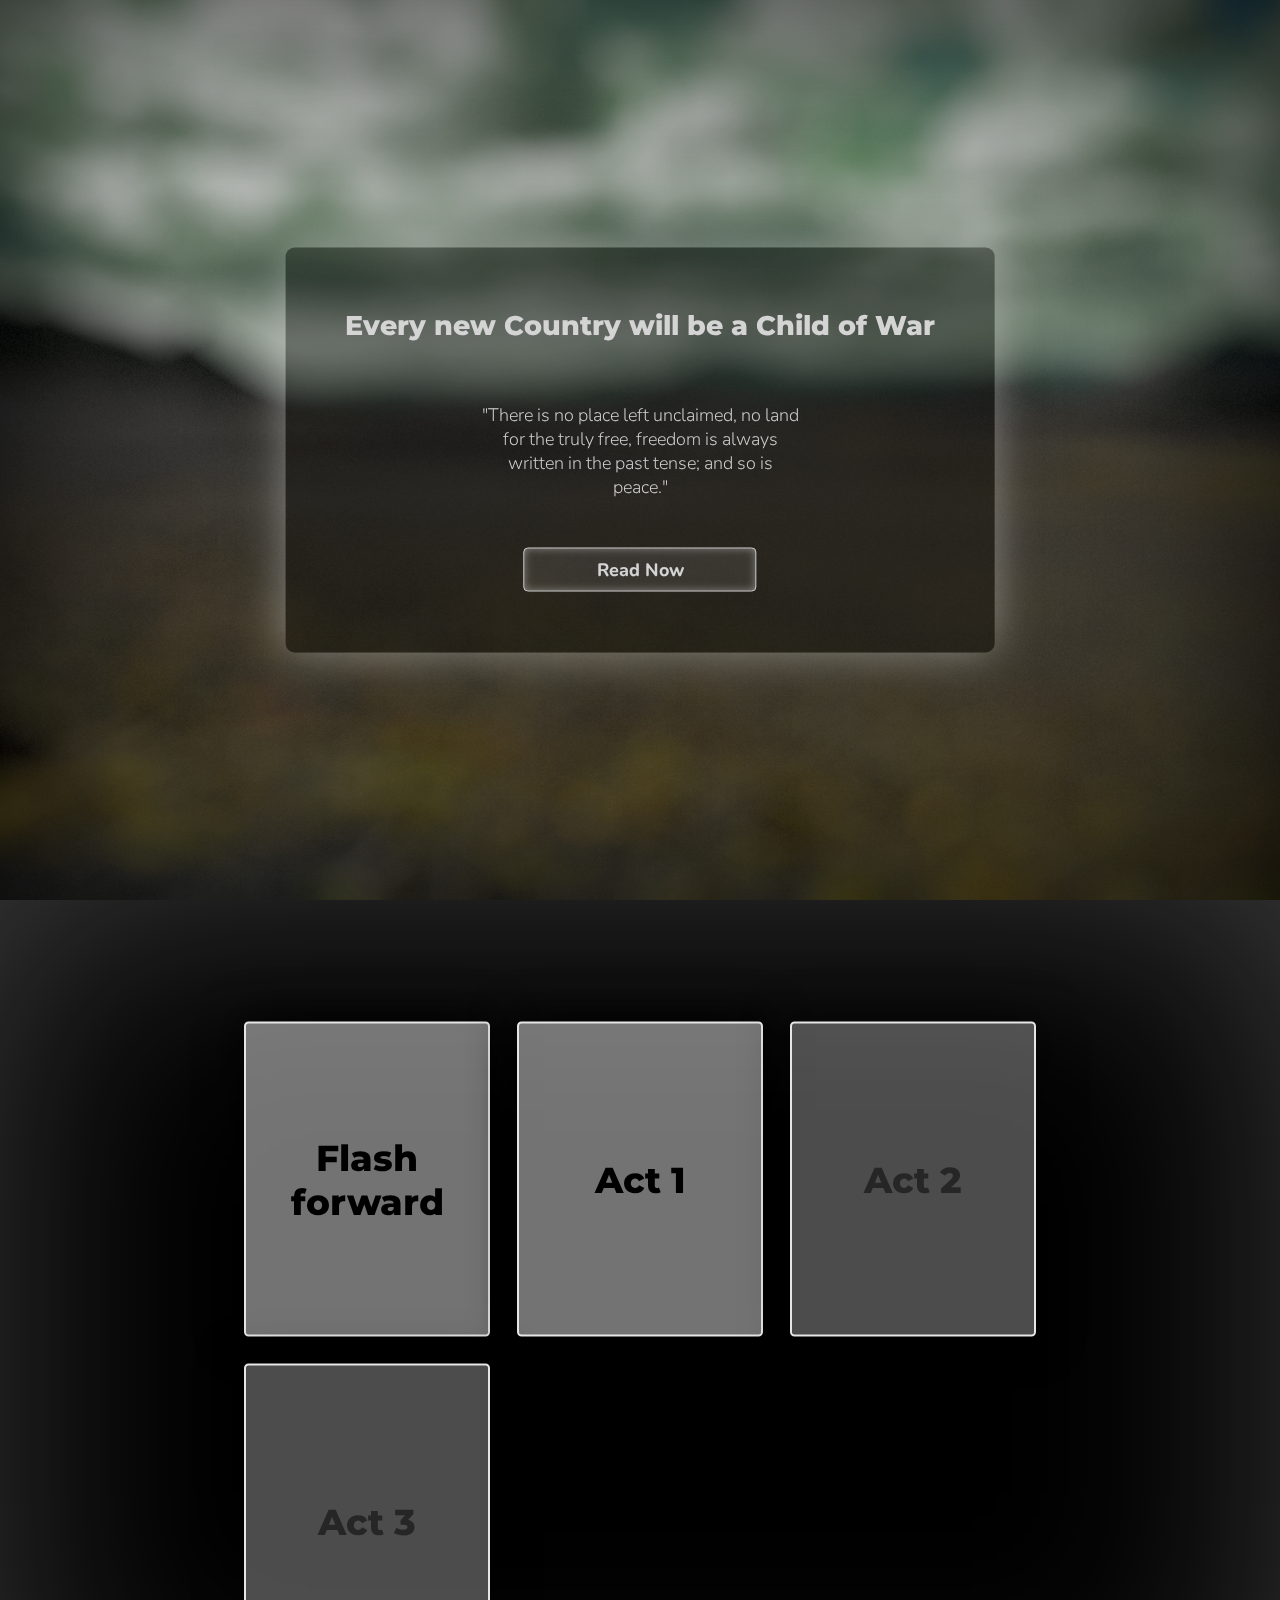
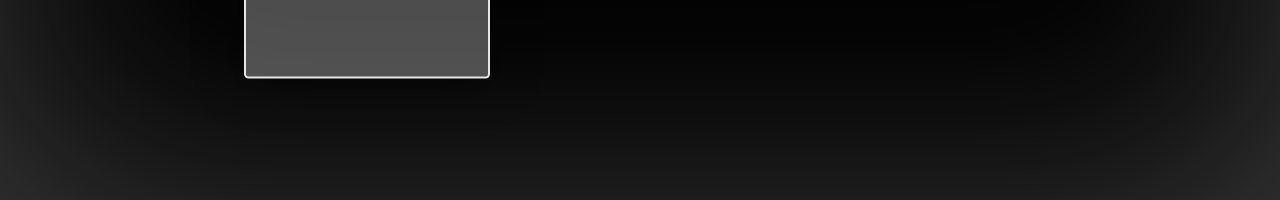
<file: works/hitchhiker/index.html>
<!DOCTYPE html>
<html lang="en">
<head>
    <meta charset="UTF-8">
    <meta name="viewport" content="width=device-width, initial-scale=1.0">
    <title>Every new Country will be a Child of War</title>
    <link rel="stylesheet" href="style.css">
    <link rel="preconnect" href="https://fonts.googleapis.com">
    <link rel="preconnect" href="https://fonts.gstatic.com" crossorigin>
    <link href="https://fonts.googleapis.com/css2?family=Montserrat:ital,wght@0,100..900;1,100..900&family=Nunito:ital,wght@0,200..1000;1,200..1000&display=swap" rel="stylesheet">
</head>
<body>
    <div id="landing">
        <div id="title-wrapper">
            <div id="title-container">
                <span class="titleText1">Every new Country will be a Child of War</span>
                <span class="titleText2">"There is no place left unclaimed, no land for the truly free, freedom is always written in the past tense; and so is peace."</span>
                <a href="#segment2" class="titleText3">Read Now</a>
            </div>
        </div>
    </div>
    <div id="segment2">
        <div id="selection-wrapper">
            <div class="card">
                <div class="cardTitle">
                    <a href="flashforward/" class="cardLink">
                        Flash
                        forward
                    </a>
                </div>
            </div>
            <div class="card">
                <div class="cardTitle">
                    <a href="act1/" class="cardLink">
                        Act 1
                    </a>
                </div>
            </div>
            <div class="cardComingsoon">
                <div class="cardTitle">
                    Act 2
                </div>
            </div>
            <div class="cardComingsoon">
                <div class="cardTitle">
                    Act 3
                </div>
            </div>
        </div>
    </div>
</body>
</html>
</file>
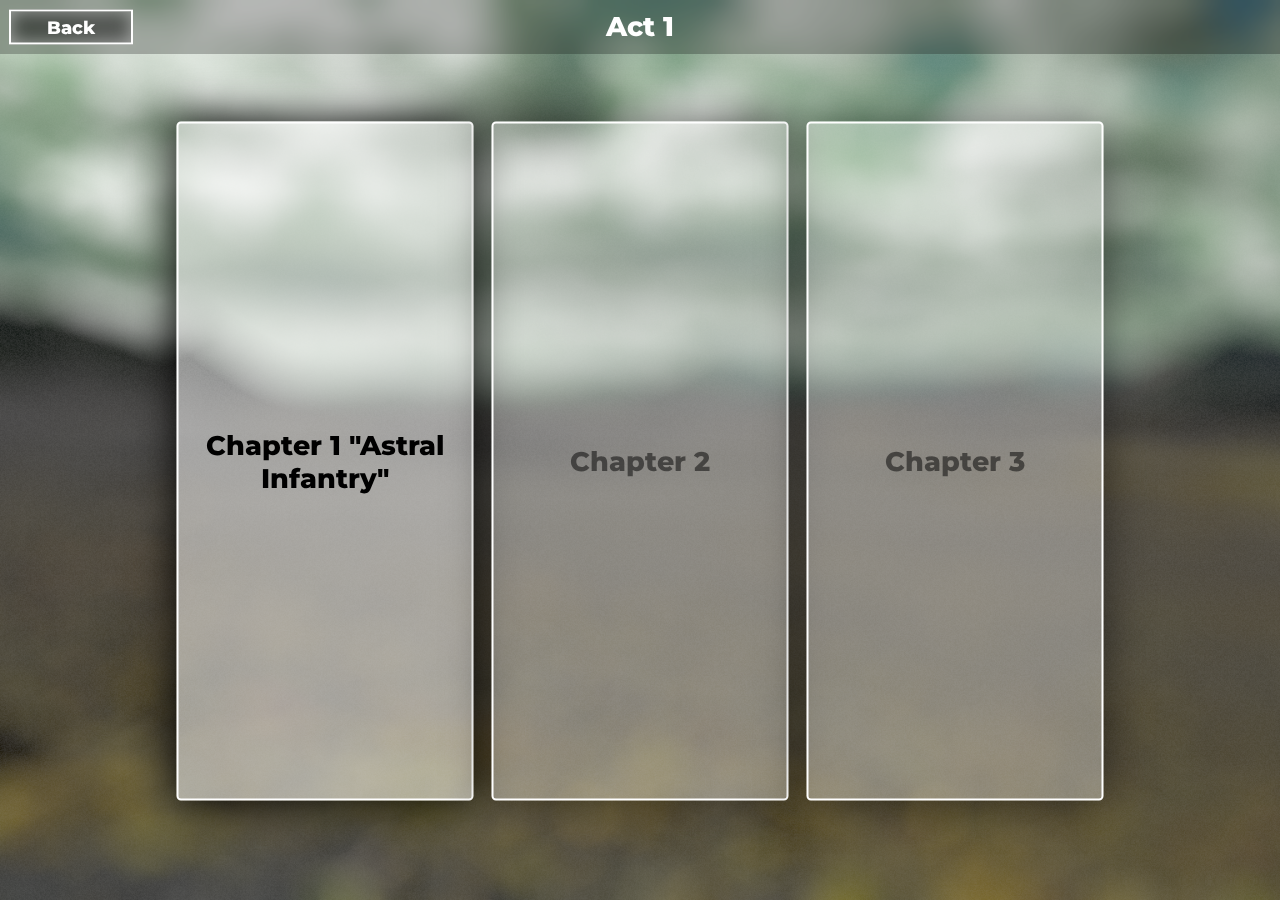
<file: works/hitchhiker/act1/index.html>
<!DOCTYPE html>
<html lang="en">
<head>
    <meta charset="UTF-8">
    <meta name="viewport" content="width=device-width, initial-scale=1.0">
    <title>Act 1</title>
    <link rel="stylesheet" href="/rsc/chapterselection.css">
    <link rel="preconnect" href="https://fonts.googleapis.com">
    <link rel="preconnect" href="https://fonts.gstatic.com" crossorigin>
    <link href="https://fonts.googleapis.com/css2?family=Montserrat:ital,wght@0,100..900;1,100..900&family=Nunito:ital,wght@0,200..1000;1,200..1000&display=swap" rel="stylesheet">
</head>
<body>
    <div id="navbarContainer">
        <a href="../index.html" id="navbarReturn">Back</a>
        <span>Act 1</span>
    </div>
    <div id="choiceGrid">
        <a href="chapter1/" class="choiceCard cardLink">
            <div class="choiceCardTitle">
                Chapter 1
                "Astral Infantry"
            </div>
        </a>
        <a class="choiceCardComingsoon cardLink">
            <div class="choiceCardTitle">
                Chapter 2
            </div>
        </a>
        <a class="choiceCardComingsoon cardLink">
            <div class="choiceCardTitle">
                Chapter 3
            </div>
        </a>
    </div>
</body>
</html>
</file>
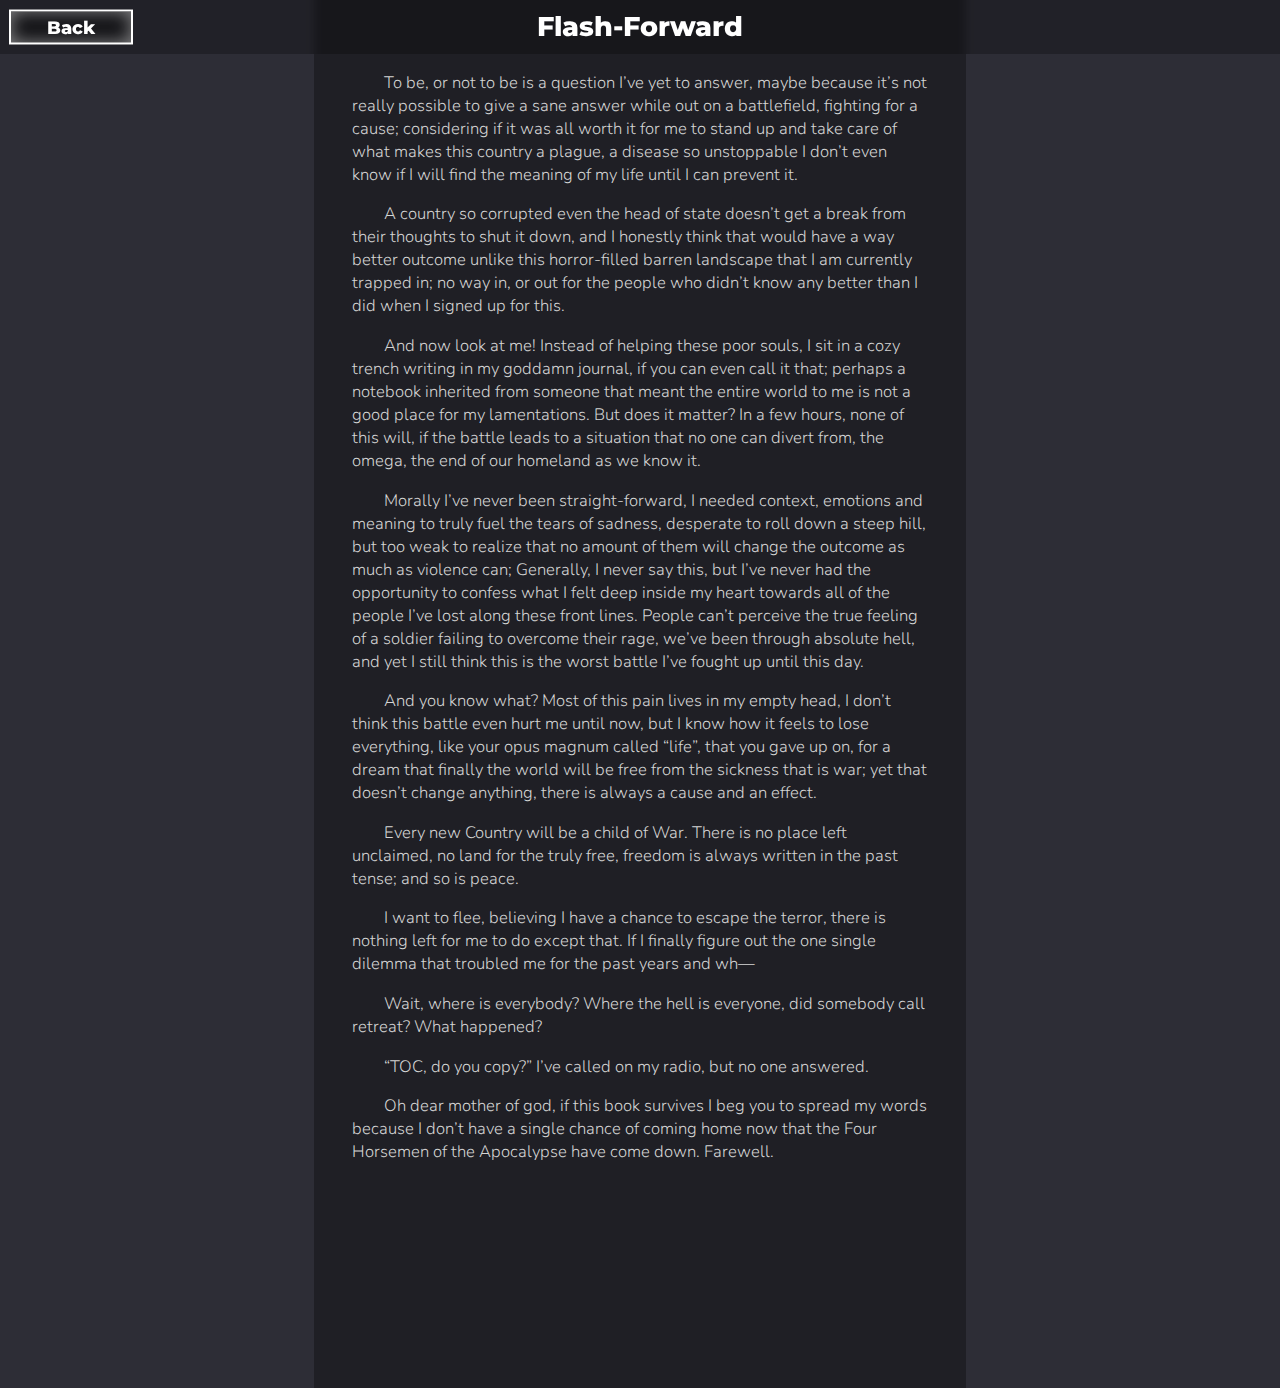
<file: works/hitchhiker/flashforward/index.html>
<!DOCTYPE html>
<html lang="en">
<head>
    <meta charset="UTF-8">
    <meta name="viewport" content="width=device-width, initial-scale=1.0">
    <title>Flash-forward</title>
    <link rel="stylesheet" href="/rsc/reader.css">
    <link rel="preconnect" href="https://fonts.googleapis.com">
    <link rel="preconnect" href="https://fonts.gstatic.com" crossorigin>
    <link href="https://fonts.googleapis.com/css2?family=Montserrat:ital,wght@0,100..900;1,100..900&family=Nunito:ital,wght@0,200..1000;1,200..1000&display=swap" rel="stylesheet">
</head>
<body>
    <div id="navbarContainer">
        <a href="../index.html" id="navbarReturn">Back</a>
        <span>Flash-Forward</span>
    </div>
    <div id="textBox">
        <p>&nbsp; &nbsp; &nbsp; &nbsp; To be, or not to be is a question I’ve yet to answer, maybe because it’s not really possible to give a sane answer while out on a battlefield, fighting for a cause; considering if it was all worth it for me to stand up and take care of what makes this country a plague, a disease so unstoppable I don’t even know if I will find the meaning of my life until I can prevent it.</p>
        <p>&nbsp; &nbsp; &nbsp; &nbsp; A country so corrupted even the head of state doesn’t get a break from their thoughts to shut it down, and I honestly think that would have a way better outcome unlike this horror-filled barren landscape that I am currently trapped in; no way in, or out for the people who didn’t know any better than I did when I signed up for this.</p>
        <p>&nbsp; &nbsp; &nbsp; &nbsp; And now look at me! Instead of helping these poor souls, I sit in a cozy trench writing in my goddamn journal, if you can even call it that; perhaps a notebook inherited from someone that meant the entire world to me is not a good place for my lamentations. But does it matter? In a few hours, none of this will, if the battle leads to a situation that no one can divert from, the omega, the end of our homeland as we know it.</p>
        <p>&nbsp; &nbsp; &nbsp; &nbsp; Morally I’ve never been straight-forward, I needed context, emotions and meaning to truly fuel the tears of sadness, desperate to roll down a steep hill, but too weak to realize that no amount of them will change the outcome as much as violence can; Generally, I never say this, but I’ve never had the opportunity to confess what I felt deep inside my heart towards all of the people I’ve lost along these front lines. People can’t perceive the true feeling of a soldier failing to overcome their rage, we’ve been through absolute hell, and yet I still think this is the worst battle I’ve fought up until this day.</p>
        <p>&nbsp; &nbsp; &nbsp; &nbsp; And you know what? Most of this pain lives in my empty head, I don’t think this battle even hurt me until now, but I know how it feels to lose everything, like your opus magnum called “life”, that you gave up on, for a dream that finally the world will be free from the sickness that is war; yet that doesn’t change anything, there is always a cause and an effect.</p>
        <p>&nbsp; &nbsp; &nbsp; &nbsp; Every new Country will be a child of War. There is no place left unclaimed, no land for the truly free, freedom is always written in the past tense; and so is peace.</p>
        <p>&nbsp; &nbsp; &nbsp; &nbsp; I want to flee, believing I have a chance to escape the terror, there is nothing left for me to do except that. If I finally figure out the one single dilemma that troubled me for the past years and wh—</p>
        <p>&nbsp; &nbsp; &nbsp; &nbsp; Wait, where is everybody? Where the hell is everyone, did somebody call retreat? What happened?</p>
        <p>&nbsp; &nbsp; &nbsp; &nbsp; “TOC, do you copy?” I’ve called on my radio, but no one answered.</p>
        <p>&nbsp; &nbsp; &nbsp; &nbsp; Oh dear mother of god, if this book survives I beg you to spread my words because I don’t have a single chance of coming home now that the Four Horsemen of the Apocalypse have come down. Farewell.</p>
    </div>
</body>
</html>
</file>
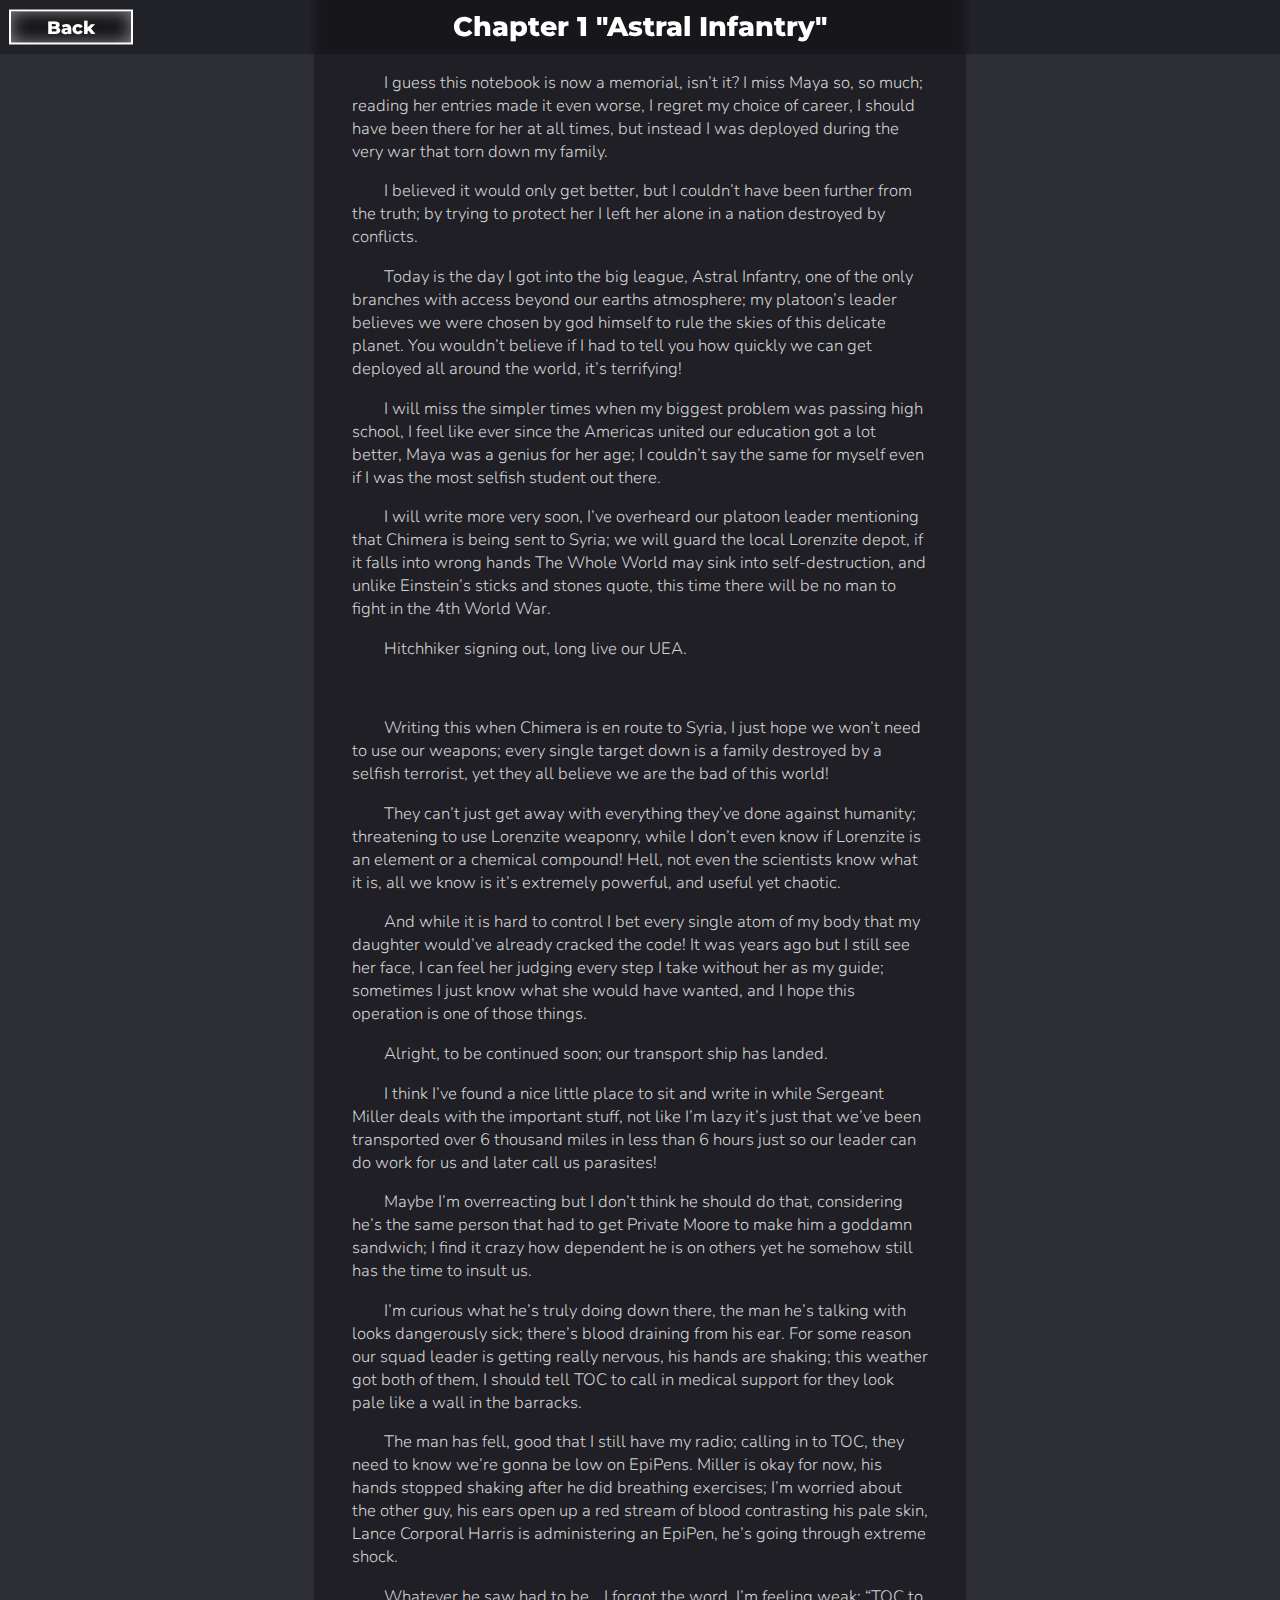
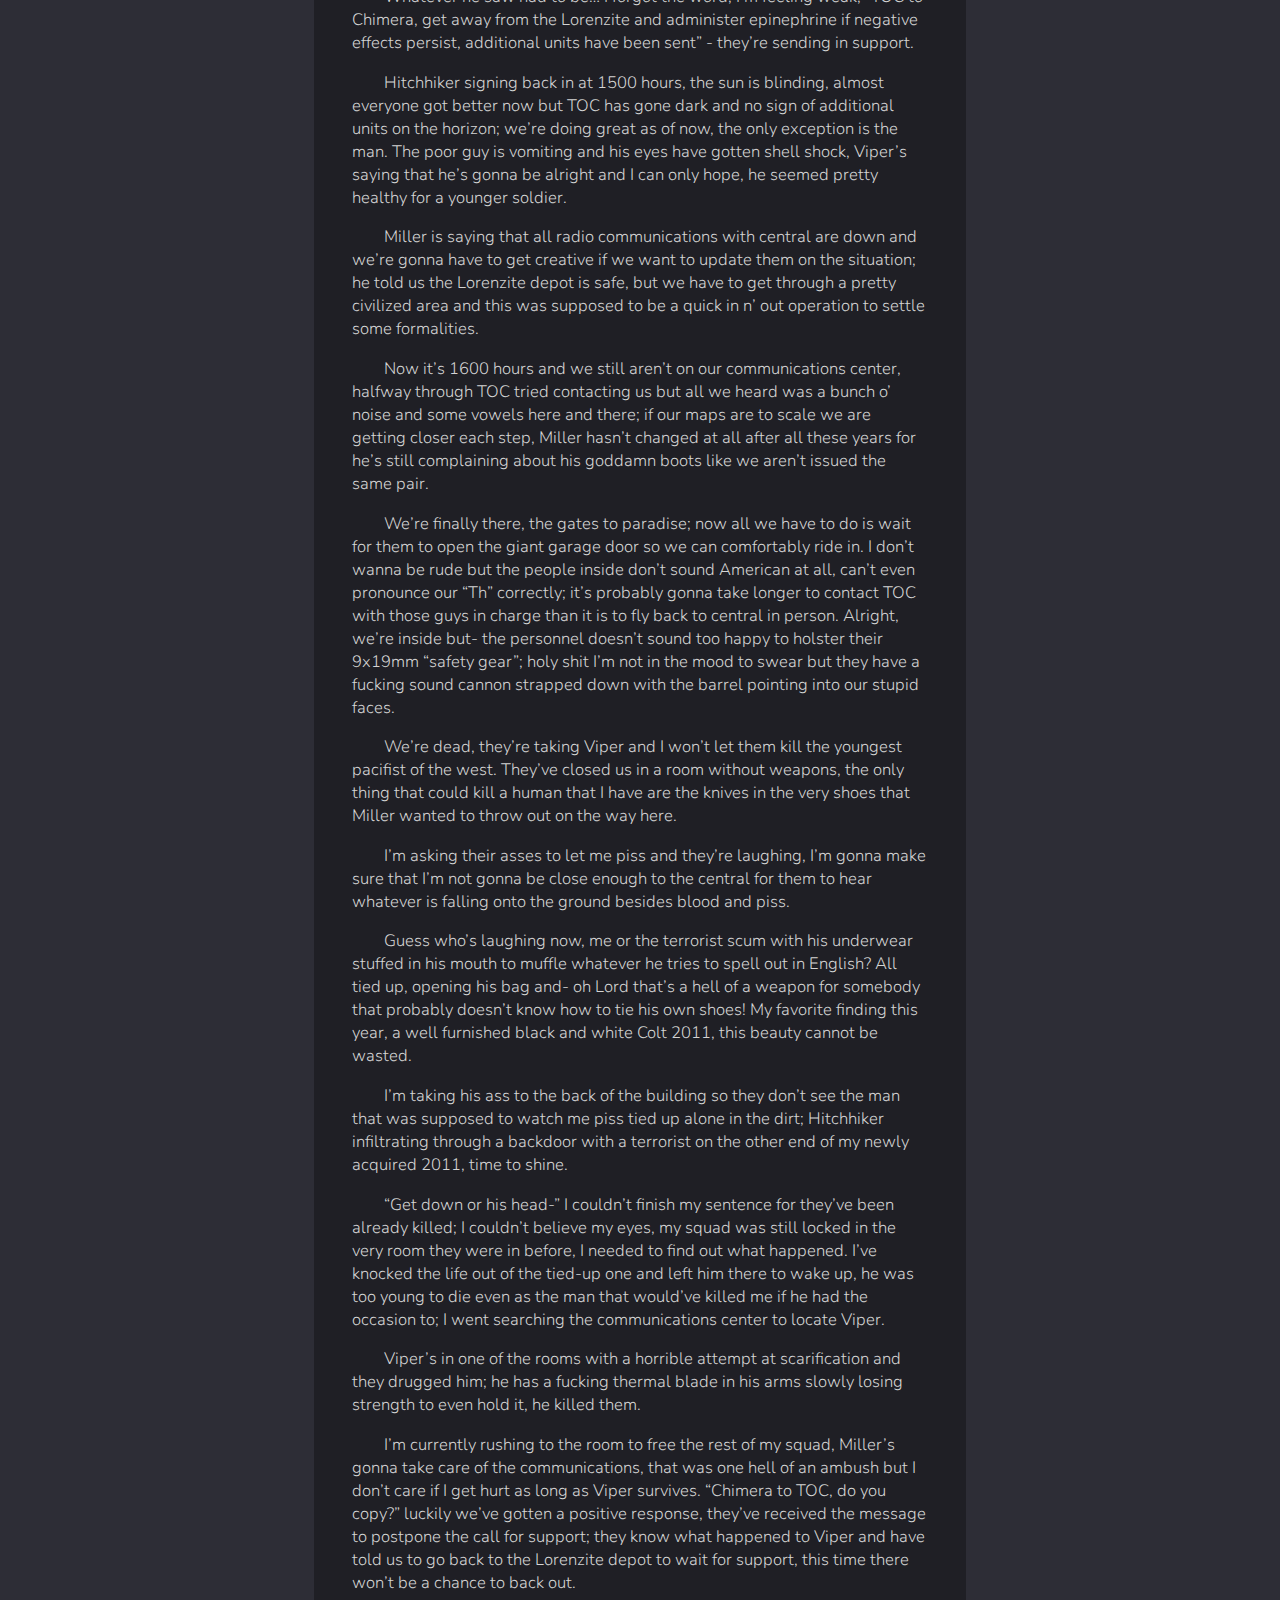
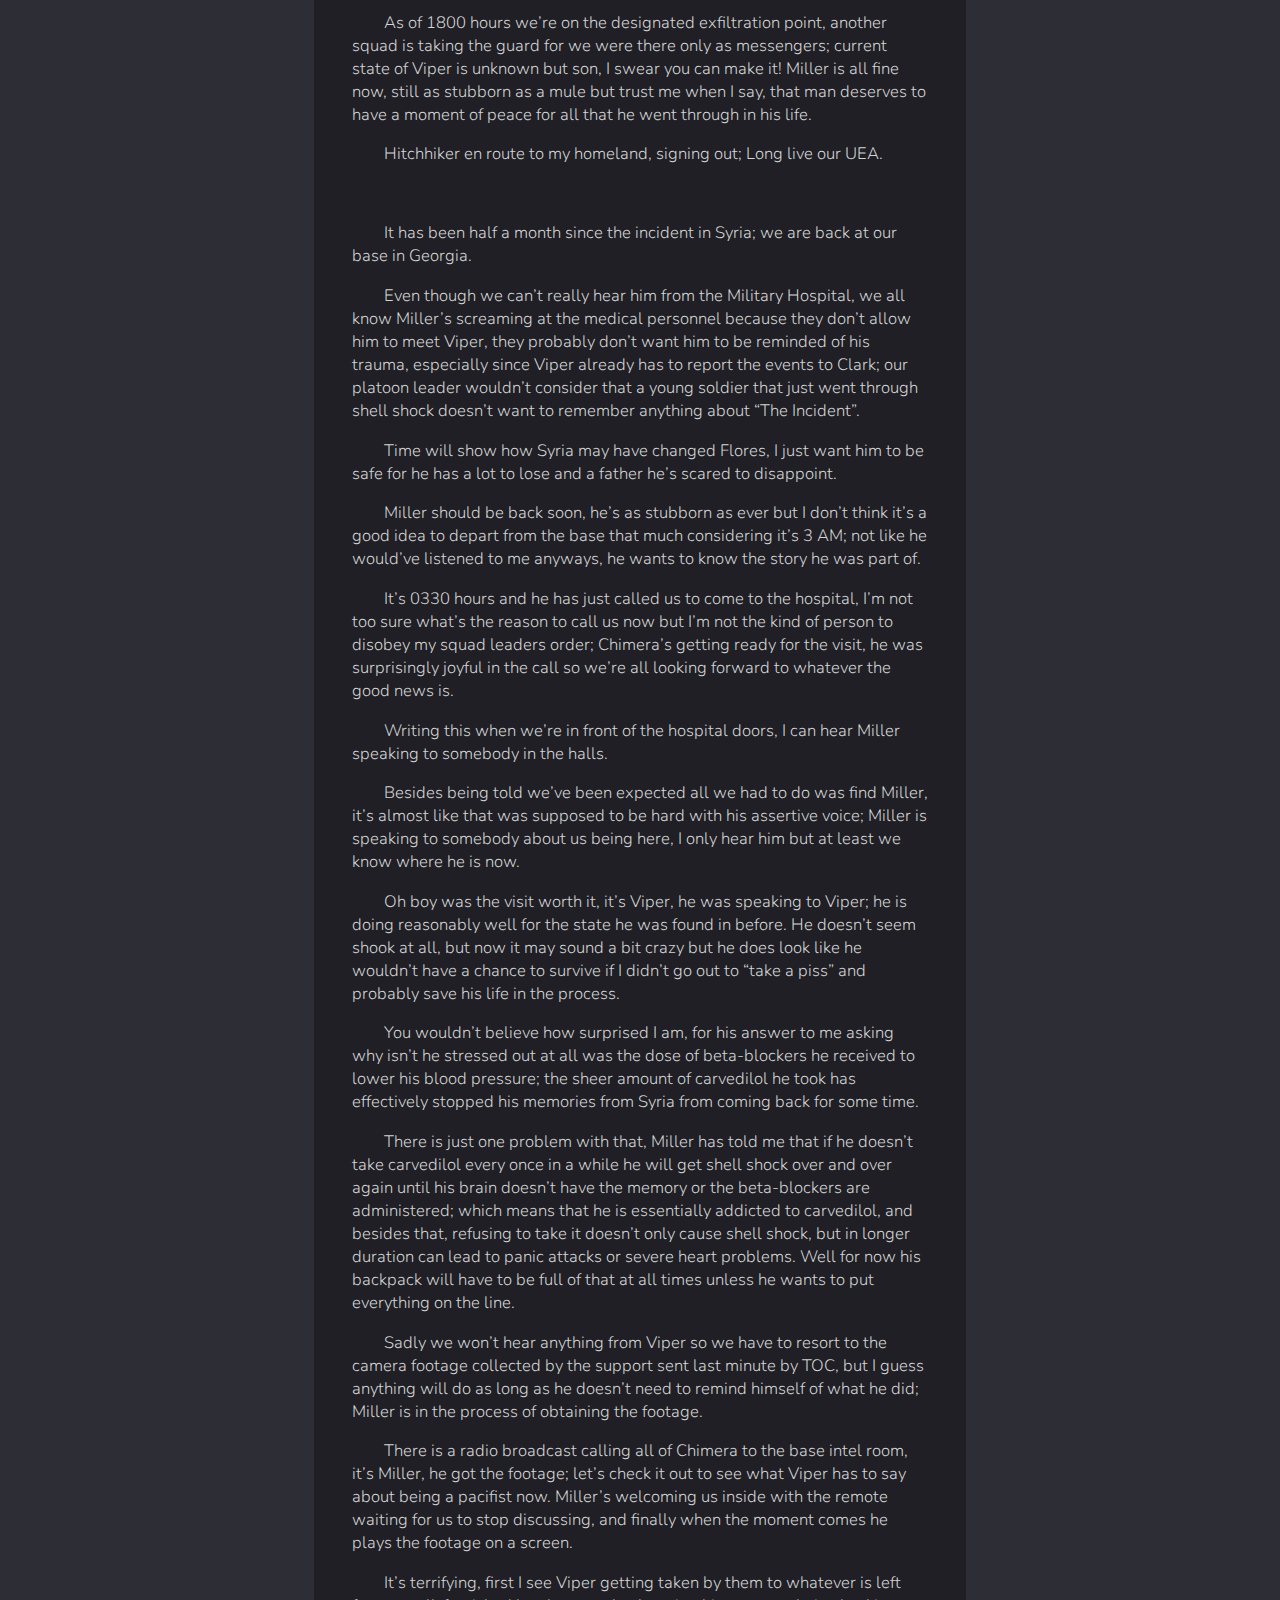
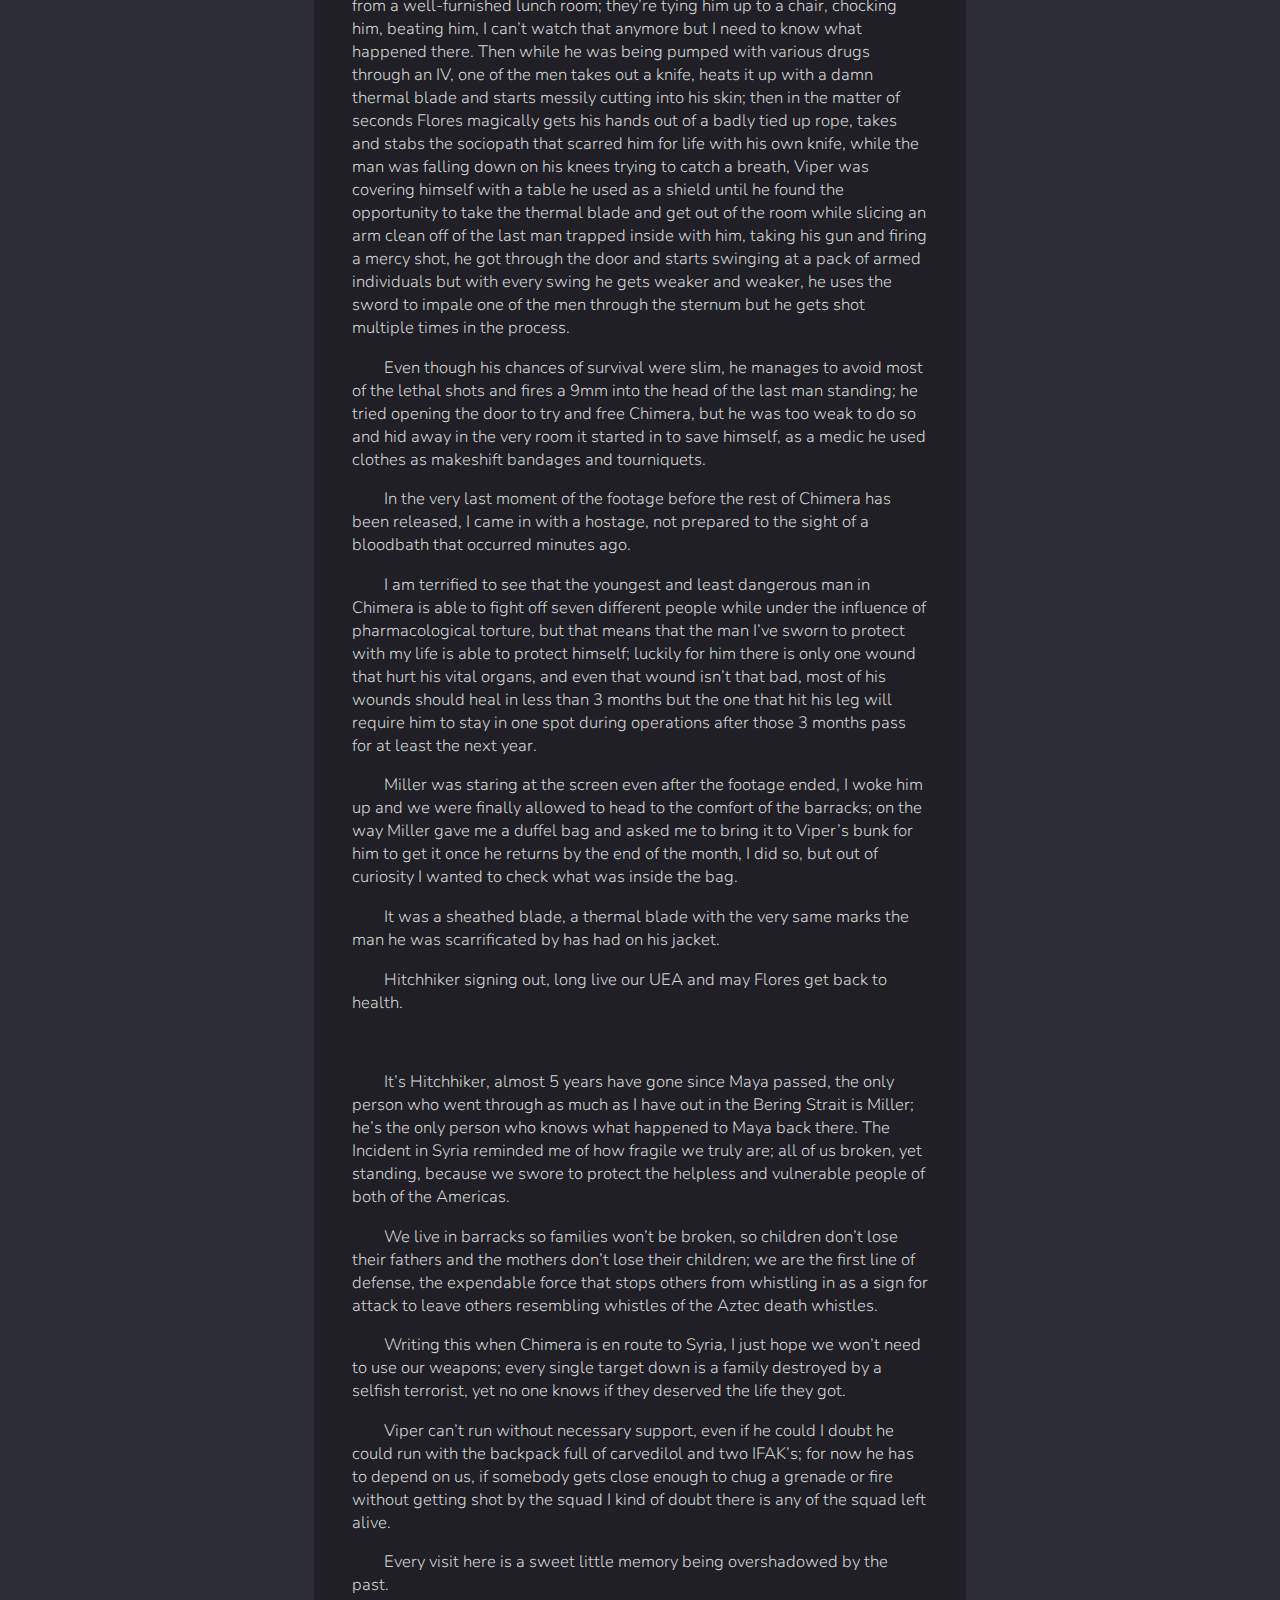
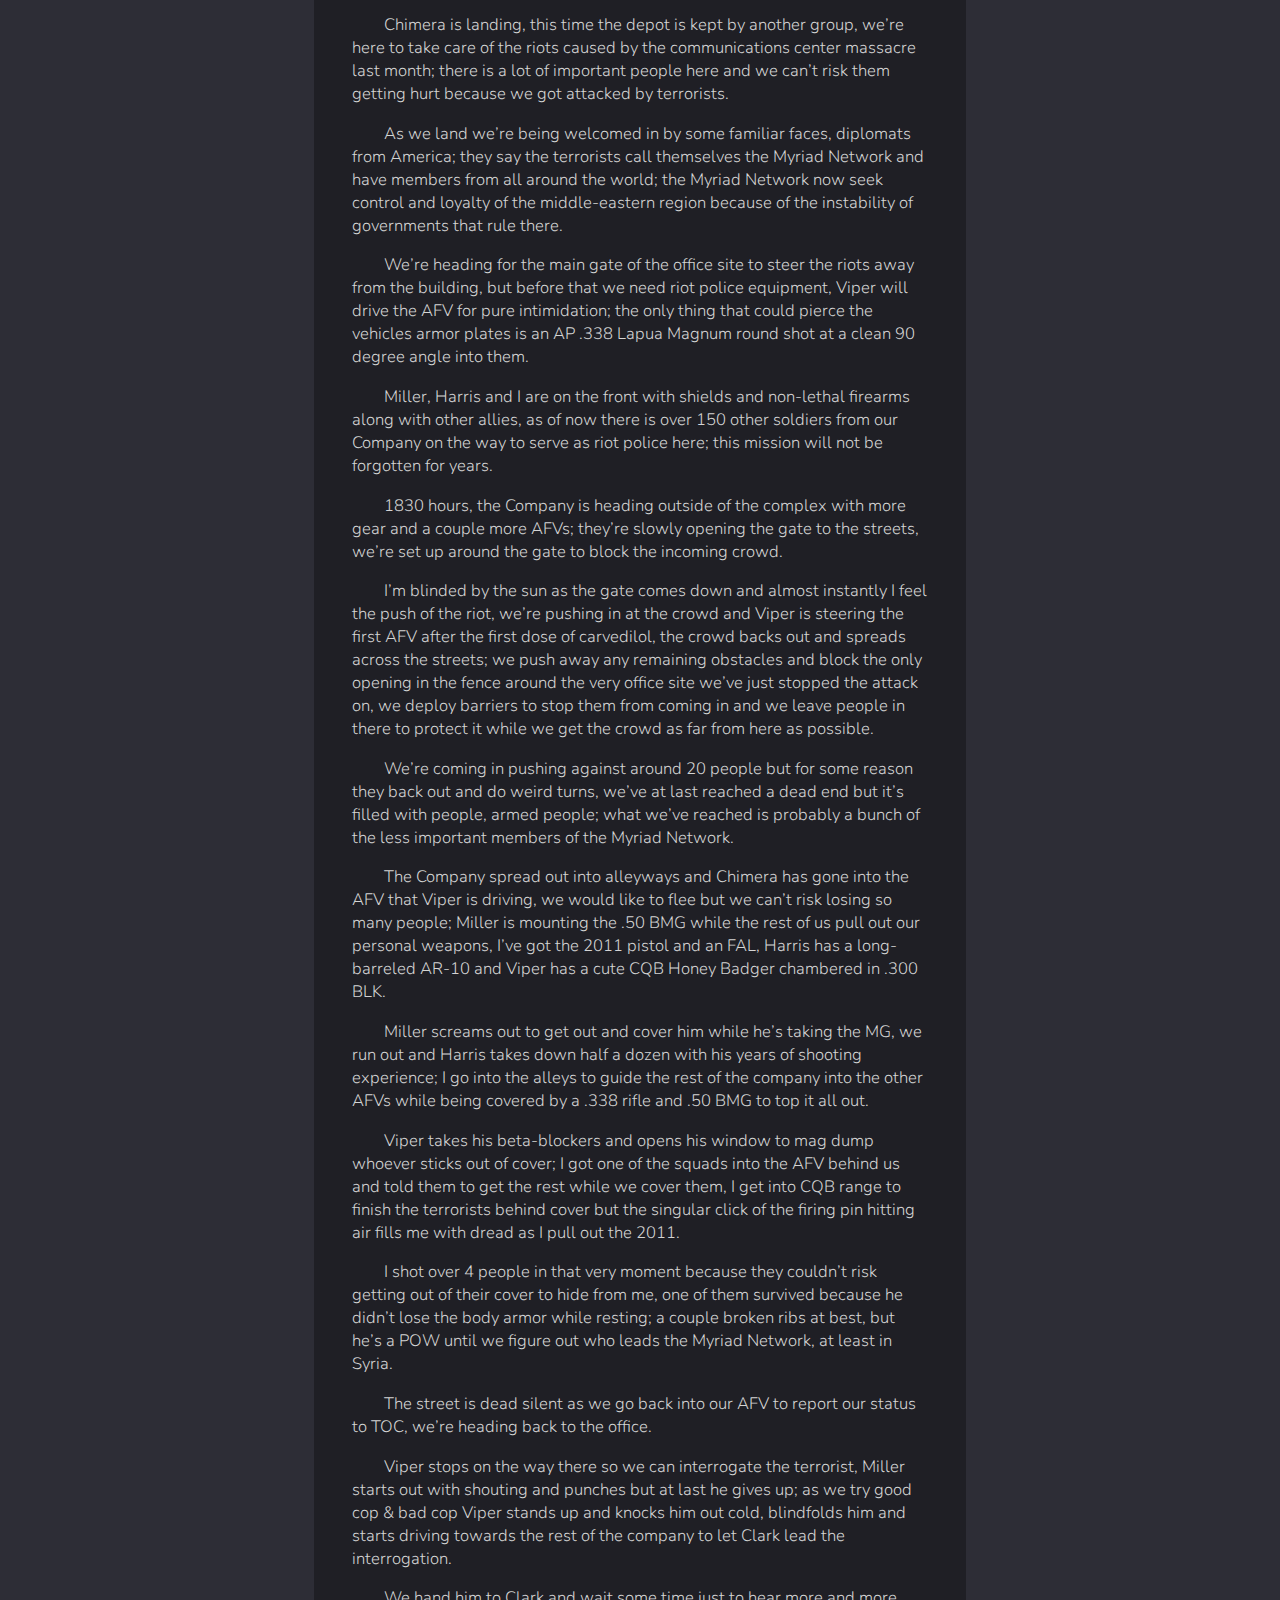
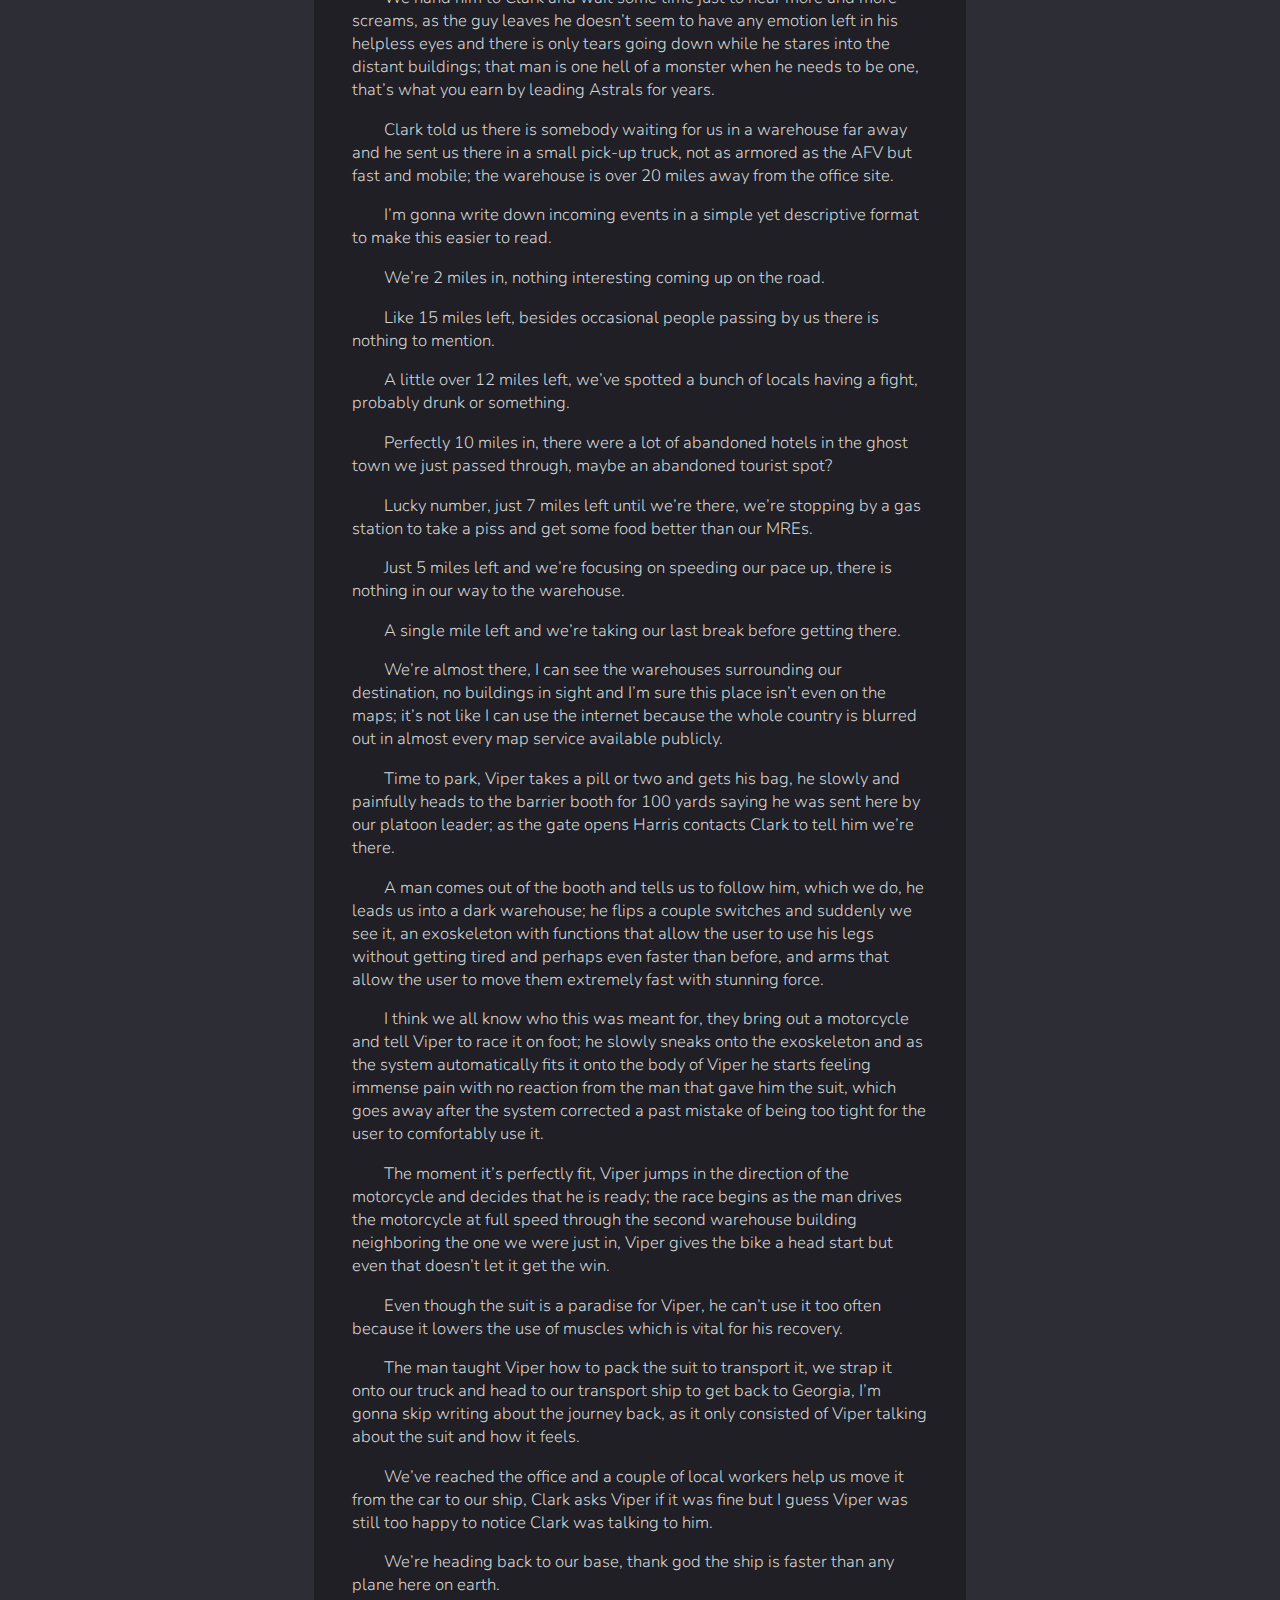
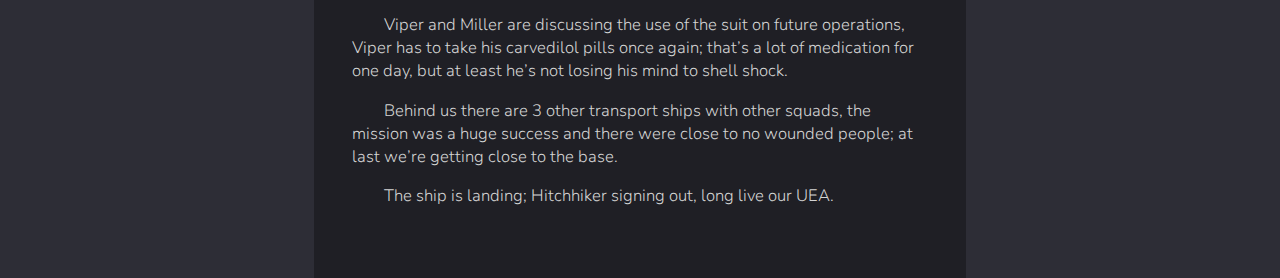
<file: works/hitchhiker/act1/chapter1/index.html>
<!DOCTYPE html>
<html lang="en">
<head>
    <meta charset="UTF-8">
    <meta name="viewport" content="width=device-width, initial-scale=1.0">
    <title>Chapter 1 "Astral Infantry"</title>
    <link rel="stylesheet" href="/rsc/reader.css">
    <link rel="preconnect" href="https://fonts.googleapis.com">
    <link rel="preconnect" href="https://fonts.gstatic.com" crossorigin>
    <link href="https://fonts.googleapis.com/css2?family=Montserrat:ital,wght@0,100..900;1,100..900&family=Nunito:ital,wght@0,200..1000;1,200..1000&display=swap" rel="stylesheet">
</head>
<body>
    <div id="navbarContainer">
        <a href="../index.html" id="navbarReturn">Back</a>
        <span>Chapter 1 "Astral Infantry"</span>
    </div>
    <div id="textBox">
        <p>&nbsp; &nbsp; &nbsp; &nbsp; I guess this notebook is now a memorial, isn’t it? I miss Maya so, so much; reading her entries made it even worse, I regret my choice of career, I should have been there for her at all times, but instead I was deployed during the very war that torn down my family. 
        <p>&nbsp; &nbsp; &nbsp; &nbsp; I believed it would only get better, but I couldn’t have been further from the truth; by trying to protect her I left her alone in a nation destroyed by conflicts. 
        <p>&nbsp; &nbsp; &nbsp; &nbsp; Today is the day I got into the big league, Astral Infantry, one of the only branches with access beyond our earths atmosphere; my platoon’s leader believes we were chosen by god himself to rule the skies of this delicate planet. You wouldn’t believe if I had to tell you how quickly we can get deployed all around the world, it’s terrifying! 
        <p>&nbsp; &nbsp; &nbsp; &nbsp; I will miss the simpler times when my biggest problem was passing high school, I feel like ever since the Americas united our education got a lot better, Maya was a genius for her age; I couldn’t say the same for myself even if I was the most selfish student out there. 
        <p>&nbsp; &nbsp; &nbsp; &nbsp; I will write more very soon, I’ve overheard our platoon leader mentioning that Chimera is being sent to Syria; we will guard the local Lorenzite depot, if it falls into wrong hands The Whole World may sink into self-destruction, and unlike Einstein’s sticks and stones quote, this time there will be no man to fight in the 4th World War. 
        <p>&nbsp; &nbsp; &nbsp; &nbsp; Hitchhiker signing out, long live our UEA.
        <p>&nbsp; &nbsp; &nbsp; &nbsp; </p>
        <p>&nbsp; &nbsp; &nbsp; &nbsp; Writing this when Chimera is en route to Syria, I just hope we won’t need to use our weapons; every single target down is a family destroyed by a selfish terrorist, yet they all believe we are the bad of this world!</p>
        <p>&nbsp; &nbsp; &nbsp; &nbsp; They can’t just get away with everything they’ve done against humanity; threatening to use Lorenzite weaponry, while I don’t even know if Lorenzite is an element or a chemical compound! Hell, not even the scientists know what it is, all we know is it’s extremely powerful, and useful yet chaotic.</p>
        <p>&nbsp; &nbsp; &nbsp; &nbsp; And while it is hard to control I bet every single atom of my body that my daughter would’ve already cracked the code! It was years ago but I still see her face, I can feel her judging every step I take without her as my guide; sometimes I just know what she would have wanted, and I hope this operation is one of those things.</p>
        <p>&nbsp; &nbsp; &nbsp; &nbsp; Alright, to be continued soon; our transport ship has landed.</p>
        <p>&nbsp; &nbsp; &nbsp; &nbsp; I think I’ve found a nice little place to sit and write in while Sergeant Miller deals with the important stuff, not like I’m lazy it’s just that we’ve been transported over 6 thousand miles in less than 6 hours just so our leader can do work for us and later call us parasites!</p>
        <p>&nbsp; &nbsp; &nbsp; &nbsp; Maybe I’m overreacting but I don’t think he should do that, considering he’s the same person that had to get Private Moore to make him a goddamn sandwich; I find it crazy how dependent he is on others yet he somehow still has the time to insult us.</p>
        <p>&nbsp; &nbsp; &nbsp; &nbsp; I’m curious what he’s truly doing down there, the man he’s talking with looks dangerously sick; there’s blood draining from his ear. For some reason our squad leader is getting really nervous, his hands are shaking; this weather got both of them, I should tell TOC to call in medical support for they look pale like a wall in the barracks.</p>
        <p>&nbsp; &nbsp; &nbsp; &nbsp; The man has fell, good that I still have my radio; calling in to TOC, they need to know we’re gonna be low on EpiPens. Miller is okay for now, his hands stopped shaking after he did breathing exercises; I’m worried about the other guy, his ears open up a red stream of blood contrasting his pale skin, Lance Corporal Harris is administering an EpiPen, he’s going through extreme shock.</p>
        <p>&nbsp; &nbsp; &nbsp; &nbsp; Whatever he saw had to be… I forgot the word, I’m feeling weak; “TOC to Chimera, get away from the Lorenzite and administer epinephrine if negative effects persist, additional units have been sent” - they’re sending in support.</p>
        <p>&nbsp; &nbsp; &nbsp; &nbsp; Hitchhiker signing back in at 1500 hours, the sun is blinding, almost everyone got better now but TOC has gone dark and no sign of additional units on the horizon; we’re doing great as of now, the only exception is the man. The poor guy is vomiting and his eyes have gotten shell shock, Viper’s saying that he’s gonna be alright and I can only hope, he seemed pretty healthy for a younger soldier.</p>
        <p>&nbsp; &nbsp; &nbsp; &nbsp; Miller is saying that all radio communications with central are down and we’re gonna have to get creative if we want to update them on the situation; he told us the Lorenzite depot is safe, but we have to get through a pretty civilized area and this was supposed to be a quick in n’ out operation to settle some formalities.</p>
        <p>&nbsp; &nbsp; &nbsp; &nbsp; Now it’s 1600 hours and we still aren’t on our communications center, halfway through TOC tried contacting us but all we heard was a bunch o’ noise and some vowels here and there; if our maps are to scale we are getting closer each step, Miller hasn’t changed at all after all these years for he’s still complaining about his goddamn boots like we aren’t issued the same pair.</p>
        <p>&nbsp; &nbsp; &nbsp; &nbsp; We’re finally there, the gates to paradise; now all we have to do is wait for them to open the giant garage door so we can comfortably ride in. I don’t wanna be rude but the people inside don’t sound American at all, can’t even pronounce our “Th” correctly; it’s probably gonna take longer to contact TOC with those guys in charge than it is to fly back to central in person. Alright, we’re inside but- the personnel doesn’t sound too happy to holster their 9x19mm “safety gear”; holy shit I’m not in the mood to swear but they have a fucking sound cannon strapped down with the barrel pointing into our stupid faces.</p>
        <p>&nbsp; &nbsp; &nbsp; &nbsp; We’re dead, they’re taking Viper and I won’t let them kill the youngest pacifist of the west. They’ve closed us in a room without weapons, the only thing that could kill a human that I have are the knives in the very shoes that Miller wanted to throw out on the way here.</p>
        <p>&nbsp; &nbsp; &nbsp; &nbsp; I’m asking their asses to let me piss and they’re laughing, I’m gonna make sure that I’m not gonna be close enough to the central for them to hear whatever is falling onto the ground besides blood and piss.</p>
        <p>&nbsp; &nbsp; &nbsp; &nbsp; Guess who’s laughing now, me or the terrorist scum with his underwear stuffed in his mouth to muffle whatever he tries to spell out in English? All tied up, opening his bag and- oh Lord that’s a hell of a weapon for somebody that probably doesn’t know how to tie his own shoes! My favorite finding this year, a well furnished black and white Colt 2011, this beauty cannot be wasted.</p>
        <p>&nbsp; &nbsp; &nbsp; &nbsp; I’m taking his ass to the back of the building so they don’t see the man that was supposed to watch me piss tied up alone in the dirt; Hitchhiker infiltrating through a backdoor with a terrorist on the other end of my newly acquired 2011, time to shine.</p>
        <p>&nbsp; &nbsp; &nbsp; &nbsp; “Get down or his head-” I couldn’t finish my sentence for they’ve been already killed; I couldn’t believe my eyes, my squad was still locked in the very room they were in before, I needed to find out what happened. I’ve knocked the life out of the tied-up one and left him there to wake up, he was too young to die even as the man that would’ve killed me if he had the occasion to; I went searching the communications center to locate Viper.</p>
        <p>&nbsp; &nbsp; &nbsp; &nbsp; Viper’s in one of the rooms with a horrible attempt at scarification and they drugged him; he has a fucking thermal blade in his arms slowly losing strength to even hold it, he killed them.</p>
        <p>&nbsp; &nbsp; &nbsp; &nbsp; I’m currently rushing to the room to free the rest of my squad, Miller’s gonna take care of the communications, that was one hell of an ambush but I don’t care if I get hurt as long as Viper survives. “Chimera to TOC, do you copy?” luckily we’ve gotten a positive response, they’ve received the message to postpone the call for support; they know what happened to Viper and have told us to go back to the Lorenzite depot to wait for support, this time there won’t be a chance to back out.</p>
        <p>&nbsp; &nbsp; &nbsp; &nbsp; As of 1800 hours we’re on the designated exfiltration point, another squad is taking the guard for we were there only as messengers; current state of Viper is unknown but son, I swear you can make it! Miller is all fine now, still as stubborn as a mule but trust me when I say, that man deserves to have a moment of peace for all that he went through in his life.</p>
        <p>&nbsp; &nbsp; &nbsp; &nbsp; Hitchhiker en route to my homeland, signing out; Long live our UEA.</p>
        <p>&nbsp; &nbsp; &nbsp; &nbsp; </p>
        <p>&nbsp; &nbsp; &nbsp; &nbsp; It has been half a month since the incident in Syria; we are back at our base in Georgia.</p>
        <p>&nbsp; &nbsp; &nbsp; &nbsp; Even though we can’t really hear him from the Military Hospital, we all know Miller’s screaming at the medical personnel because they don’t allow him to meet Viper, they probably don’t want him to be reminded of his trauma, especially since Viper already has to report the events to Clark; our platoon leader wouldn’t consider that a young soldier that just went through shell shock doesn’t want to remember anything about “The Incident”.</p>
        <p>&nbsp; &nbsp; &nbsp; &nbsp; Time will show how Syria may have changed Flores, I just want him to be safe for he has a lot to lose and a father he’s scared to disappoint.</p>
        <p>&nbsp; &nbsp; &nbsp; &nbsp; Miller should be back soon, he’s as stubborn as ever but I don’t think it’s a good idea to depart from the base that much considering it’s 3 AM; not like he would’ve listened to me anyways, he wants to know the story he was part of.</p>
        <p>&nbsp; &nbsp; &nbsp; &nbsp; It’s 0330 hours and he has just called us to come to the hospital, I’m not too sure what’s the reason to call us now but I’m not the kind of person to disobey my squad leaders order; Chimera’s getting ready for the visit, he was surprisingly joyful in the call so we’re all looking forward to whatever the good news is.</p>
        <p>&nbsp; &nbsp; &nbsp; &nbsp; Writing this when we’re in front of the hospital doors, I can hear Miller speaking to somebody in the halls.</p>
        <p>&nbsp; &nbsp; &nbsp; &nbsp; Besides being told we’ve been expected all we had to do was find Miller, it’s almost like that was supposed to be hard with his assertive voice; Miller is speaking to somebody about us being here, I only hear him but at least we know where he is now.</p>
        <p>&nbsp; &nbsp; &nbsp; &nbsp; Oh boy was the visit worth it, it’s Viper, he was speaking to Viper; he is doing reasonably well for the state he was found in before. He doesn’t seem shook at all, but now it may sound a bit crazy but he does look like he wouldn’t have a chance to survive if I didn’t go out to “take a piss” and probably save his life in the process.</p>
        <p>&nbsp; &nbsp; &nbsp; &nbsp; You wouldn’t believe how surprised I am, for his answer to me asking why isn’t he stressed out at all was the dose of beta-blockers he received to lower his blood pressure; the sheer amount of carvedilol he took has effectively stopped his memories from Syria from coming back for some time.</p>
        <p>&nbsp; &nbsp; &nbsp; &nbsp; There is just one problem with that, Miller has told me that if he doesn’t take carvedilol every once in a while he will get shell shock over and over again until his brain doesn’t have the memory or the beta-blockers are administered; which means that he is essentially addicted to carvedilol, and besides that, refusing to take it doesn’t only cause shell shock, but in longer duration can lead to panic attacks or severe heart problems. Well for now his backpack will have to be full of that at all times unless he wants to put everything on the line.</p>
        <p>&nbsp; &nbsp; &nbsp; &nbsp; Sadly we won’t hear anything from Viper so we have to resort to the camera footage collected by the support sent last minute by TOC, but I guess anything will do as long as he doesn’t need to remind himself of what he did; Miller is in the process of obtaining the footage.</p>
        <p>&nbsp; &nbsp; &nbsp; &nbsp; There is a radio broadcast calling all of Chimera to the base intel room, it’s Miller, he got the footage; let’s check it out to see what Viper has to say about being a pacifist now. Miller’s welcoming us inside with the remote waiting for us to stop discussing, and finally when the moment comes he plays the footage on a screen.</p>
        <p>&nbsp; &nbsp; &nbsp; &nbsp; It’s terrifying, first I see Viper getting taken by them to whatever is left from a well-furnished lunch room; they’re tying him up to a chair, chocking him, beating him, I can’t watch that anymore but I need to know what happened there. Then while he was being pumped with various drugs through an IV, one of the men takes out a knife, heats it up with a damn thermal blade and starts messily cutting into his skin; then in the matter of seconds Flores magically gets his hands out of a badly tied up rope, takes and stabs the sociopath that scarred him for life with his own knife, while the man was falling down on his knees trying to catch a breath, Viper was covering himself with a table he used as a shield until he found the opportunity to take the thermal blade and get out of the room while slicing an arm clean off of the last man trapped inside with him, taking his gun and firing a mercy shot, he got through the door and starts swinging at a pack of armed individuals but with every swing he gets weaker and weaker, he uses the sword to impale one of the men through the sternum but he gets shot multiple times in the process.</p>
        <p>&nbsp; &nbsp; &nbsp; &nbsp; Even though his chances of survival were slim, he manages to avoid most of the lethal shots and fires a 9mm into the head of the last man standing; he tried opening the door to try and free Chimera, but he was too weak to do so and hid away in the very room it started in to save himself, as a medic he used clothes as makeshift bandages and tourniquets.</p>
        <p>&nbsp; &nbsp; &nbsp; &nbsp; In the very last moment of the footage before the rest of Chimera has been released, I came in with a hostage, not prepared to the sight of a bloodbath that occurred minutes ago.</p>
        <p>&nbsp; &nbsp; &nbsp; &nbsp; I am terrified to see that the youngest and least dangerous man in Chimera is able to fight off seven different people while under the influence of pharmacological torture, but that means that the man I’ve sworn to protect with my life is able to protect himself; luckily for him there is only one wound that hurt his vital organs, and even that wound isn’t that bad, most of his wounds should heal in less than 3 months but the one that hit his leg will require him to stay in one spot during operations after those 3 months pass for at least the next year.</p>
        <p>&nbsp; &nbsp; &nbsp; &nbsp; Miller was staring at the screen even after the footage ended, I woke him up and we were finally allowed to head to the comfort of the barracks; on the way Miller gave me a duffel bag and asked me to bring it to Viper’s bunk for him to get it once he returns by the end of the month, I did so, but out of curiosity I wanted to check what was inside the bag.</p>
        <p>&nbsp; &nbsp; &nbsp; &nbsp; It was a sheathed blade, a thermal blade with the very same marks the man he was scarrificated by has had on his jacket.</p>
        <p>&nbsp; &nbsp; &nbsp; &nbsp; Hitchhiker signing out, long live our UEA and may Flores get back to health.</p>
        <p>&nbsp; &nbsp; &nbsp; &nbsp; </p>
        <p>&nbsp; &nbsp; &nbsp; &nbsp; It’s Hitchhiker, almost 5 years have gone since Maya passed, the only person who went through as much as I have out in the Bering Strait is Miller; he’s the only person who knows what happened to Maya back there. The Incident in Syria reminded me of how fragile we truly are; all of us broken, yet standing, because we swore to protect the helpless and vulnerable people of both of the Americas.</p>
        <p>&nbsp; &nbsp; &nbsp; &nbsp; We live in barracks so families won’t be broken, so children don’t lose their fathers and the mothers don’t lose their children; we are the first line of defense, the expendable force that stops others from whistling in as a sign for attack to leave others resembling whistles of the Aztec death whistles.</p>
        <p>&nbsp; &nbsp; &nbsp; &nbsp; Writing this when Chimera is en route to Syria, I just hope we won’t need to use our weapons; every single target down is a family destroyed by a selfish terrorist, yet no one knows if they deserved the life they got.</p>
        <p>&nbsp; &nbsp; &nbsp; &nbsp; Viper can’t run without necessary support, even if he could I doubt he could run with the backpack full of carvedilol and two IFAK’s; for now he has to depend on us, if somebody gets close enough to chug a grenade or fire without getting shot by the squad I kind of doubt there is any of the squad left alive.</p>
        <p>&nbsp; &nbsp; &nbsp; &nbsp; Every visit here is a sweet little memory being overshadowed by the past.</p>
        <p>&nbsp; &nbsp; &nbsp; &nbsp; Chimera is landing, this time the depot is kept by another group, we’re here to take care of the riots caused by the communications center massacre last month; there is a lot of important people here and we can’t risk them getting hurt because we got attacked by terrorists.</p>
        <p>&nbsp; &nbsp; &nbsp; &nbsp; As we land we’re being welcomed in by some familiar faces, diplomats from America; they say the terrorists call themselves the Myriad Network and have members from all around the world; the Myriad Network now seek control and loyalty of the middle-eastern region because of the instability of governments that rule there.</p>
        <p>&nbsp; &nbsp; &nbsp; &nbsp; We’re heading for the main gate of the office site to steer the riots away from the building, but before that we need riot police equipment, Viper will drive the AFV for pure intimidation; the only thing that could pierce the vehicles armor plates is an AP .338 Lapua Magnum round shot at a clean 90 degree angle into them.</p>
        <p>&nbsp; &nbsp; &nbsp; &nbsp; Miller, Harris and I are on the front with shields and non-lethal firearms along with other allies, as of now there is over 150 other soldiers from our Company on the way to serve as riot police here; this mission will not be forgotten for years.</p>
        <p>&nbsp; &nbsp; &nbsp; &nbsp; 1830 hours, the Company is heading outside of the complex with more gear and a couple more AFVs; they’re slowly opening the gate to the streets, we’re set up around the gate to block the incoming crowd.</p>
        <p>&nbsp; &nbsp; &nbsp; &nbsp; I’m blinded by the sun as the gate comes down and almost instantly I feel the push of the riot, we’re pushing in at the crowd and Viper is steering the first AFV after the first dose of carvedilol, the crowd backs out and spreads across the streets; we push away any remaining obstacles and block the only opening in the fence around the very office site we’ve just stopped the attack on, we deploy barriers to stop them from coming in and we leave people in there to protect it while we get the crowd as far from here as possible.</p>
        <p>&nbsp; &nbsp; &nbsp; &nbsp; We’re coming in pushing against around 20 people but for some reason they back out and do weird turns, we’ve at last reached a dead end but it’s filled with people, armed people; what we’ve reached is probably a bunch of the less important members of the Myriad Network.</p>
        <p>&nbsp; &nbsp; &nbsp; &nbsp; The Company spread out into alleyways and Chimera has gone into the AFV that Viper is driving, we would like to flee but we can’t risk losing so many people; Miller is mounting the .50 BMG while the rest of us pull out our personal weapons, I’ve got the 2011 pistol and an FAL, Harris has a long-barreled AR-10 and Viper has a cute CQB Honey Badger chambered in .300 BLK.</p>
        <p>&nbsp; &nbsp; &nbsp; &nbsp; Miller screams out to get out and cover him while he’s taking the MG, we run out and Harris takes down half a dozen with his years of shooting experience; I go into the alleys to guide the rest of the company into the other AFVs while being covered by a .338 rifle and .50 BMG to top it all out.</p>
        <p>&nbsp; &nbsp; &nbsp; &nbsp; Viper takes his beta-blockers and opens his window to mag dump whoever sticks out of cover; I got one of the squads into the AFV behind us and told them to get the rest while we cover them, I get into CQB range to finish the terrorists behind cover but the singular click of the firing pin hitting air fills me with dread as I pull out the 2011.</p>
        <p>&nbsp; &nbsp; &nbsp; &nbsp; I shot over 4 people in that very moment because they couldn’t risk getting out of their cover to hide from me, one of them survived because he didn’t lose the body armor while resting; a couple broken ribs at best, but he’s a POW until we figure out who leads the Myriad Network, at least in Syria.</p>
        <p>&nbsp; &nbsp; &nbsp; &nbsp; The street is dead silent as we go back into our AFV to report our status to TOC, we’re heading back to the office.</p>
        <p>&nbsp; &nbsp; &nbsp; &nbsp; Viper stops on the way there so we can interrogate the terrorist, Miller starts out with shouting and punches but at last he gives up; as we try good cop & bad cop Viper stands up and knocks him out cold, blindfolds him and starts driving towards the rest of the company to let Clark lead the interrogation.</p>
        <p>&nbsp; &nbsp; &nbsp; &nbsp; We hand him to Clark and wait some time just to hear more and more screams, as the guy leaves he doesn’t seem to have any emotion left in his helpless eyes and there is only tears going down while he stares into the distant buildings; that man is one hell of a monster when he needs to be one, that’s what you earn by leading Astrals for years.</p>
        <p>&nbsp; &nbsp; &nbsp; &nbsp; Clark told us there is somebody waiting for us in a warehouse far away and he sent us there in a small pick-up truck, not as armored as the AFV but fast and mobile; the warehouse is over 20 miles away from the office site.</p>
        <p>&nbsp; &nbsp; &nbsp; &nbsp; I’m gonna write down incoming events in a simple yet descriptive format to make this easier to read.</p>
        <p>&nbsp; &nbsp; &nbsp; &nbsp; We’re 2 miles in, nothing interesting coming up on the road.</p>
        <p>&nbsp; &nbsp; &nbsp; &nbsp; Like 15 miles left, besides occasional people passing by us there is nothing to mention.</p>
        <p>&nbsp; &nbsp; &nbsp; &nbsp; A little over 12 miles left, we’ve spotted a bunch of locals having a fight, probably drunk or something.</p>
        <p>&nbsp; &nbsp; &nbsp; &nbsp; Perfectly 10 miles in, there were a lot of abandoned hotels in the ghost town we just passed through, maybe an abandoned tourist spot?</p>
        <p>&nbsp; &nbsp; &nbsp; &nbsp; Lucky number, just 7 miles left until we’re there, we’re stopping by a gas station to take a piss and get some food better than our MREs.</p>
        <p>&nbsp; &nbsp; &nbsp; &nbsp; Just 5 miles left and we’re focusing on speeding our pace up, there is nothing in our way to the warehouse.</p>
        <p>&nbsp; &nbsp; &nbsp; &nbsp; A single mile left and we’re taking our last break before getting there.</p>
        <p>&nbsp; &nbsp; &nbsp; &nbsp; We’re almost there, I can see the warehouses surrounding our destination, no buildings in sight and I’m sure this place isn’t even on the maps; it’s not like I can use the internet because the whole country is blurred out in almost every map service available publicly.</p>
        <p>&nbsp; &nbsp; &nbsp; &nbsp; Time to park, Viper takes a pill or two and gets his bag, he slowly and painfully heads to the barrier booth for 100 yards saying he was sent here by our platoon leader; as the gate opens Harris contacts Clark to tell him we’re there.</p>
        <p>&nbsp; &nbsp; &nbsp; &nbsp; A man comes out of the booth and tells us to follow him, which we do, he leads us into a dark warehouse; he flips a couple switches and suddenly we see it, an exoskeleton with functions that allow the user to use his legs without getting tired and perhaps even faster than before, and arms that allow the user to move them extremely fast with stunning force.</p>
        <p>&nbsp; &nbsp; &nbsp; &nbsp; I think we all know who this was meant for, they bring out a motorcycle and tell Viper to race it on foot; he slowly sneaks onto the exoskeleton and as the system automatically fits it onto the body of Viper he starts feeling immense pain with no reaction from the man that gave him the suit, which goes away after the system corrected a past mistake of being too tight for the user to comfortably use it.</p>
        <p>&nbsp; &nbsp; &nbsp; &nbsp; The moment it’s perfectly fit, Viper jumps in the direction of the motorcycle and decides that he is ready; the race begins as the man drives the motorcycle at full speed through the second warehouse building neighboring the one we were just in, Viper gives the bike a head start but even that doesn’t let it get the win.</p>
        <p>&nbsp; &nbsp; &nbsp; &nbsp; Even though the suit is a paradise for Viper, he can’t use it too often because it lowers the use of muscles which is vital for his recovery.</p>
        <p>&nbsp; &nbsp; &nbsp; &nbsp; The man taught Viper how to pack the suit to transport it, we strap it onto our truck and head to our transport ship to get back to Georgia, I’m gonna skip writing about the journey back, as it only consisted of Viper talking about the suit and how it feels.</p>
        <p>&nbsp; &nbsp; &nbsp; &nbsp; We’ve reached the office and a couple of local workers help us move it from the car to our ship, Clark asks Viper if it was fine but I guess Viper was still too happy to notice Clark was talking to him.</p>
        <p>&nbsp; &nbsp; &nbsp; &nbsp; We’re heading back to our base, thank god the ship is faster than any plane here on earth.</p>
        <p>&nbsp; &nbsp; &nbsp; &nbsp; Viper and Miller are discussing the use of the suit on future operations, Viper has to take his carvedilol pills once again; that’s a lot of medication for one day, but at least he’s not losing his mind to shell shock.</p>
        <p>&nbsp; &nbsp; &nbsp; &nbsp; Behind us there are 3 other transport ships with other squads, the mission was a huge success and there were close to no wounded people; at last we’re getting close to the base.</p>
        <p>&nbsp; &nbsp; &nbsp; &nbsp; The ship is landing; Hitchhiker signing out, long live our UEA.</p>
    </div>
</body>
</html>
</file>
<file: works/hitchhiker/style.css>
html {
    scroll-behavior: smooth;
}

body{
    max-width:100%;
    color:#ffffff;
    background-color: #000000;
    margin: 0;
}

#landing{
    height:100vh;
    background:url(/rsc/wasteland.png) no-repeat center center fixed;
    background-size:cover;
    filter:brightness(0.8) contrast(1.1);
    -webkit-background-size:cover;
    -o-background-size:cover;
    -moz-background-size:cover;
    box-shadow: inset 0 0 25vh rgba(0,0,0,0.75);
}
#segment2{
    background:url(/rsc/wasteland2.png) no-repeat center center fixed;
    background-size:cover;
    filter:brightness(0.9);
    -webkit-background-size:cover;
    -o-background-size:cover;
    -moz-background-size:cover;
    min-height:100vh;
    position: relative;
    box-shadow: inset 0 0 50vh rgba(255, 255, 255, 0.25);
}

#selection-wrapper {
    display: grid;
    grid-template-columns: repeat(3, 1fr);
    grid-template-rows: repeat(2, 1fr);
    grid-column-gap: 1vh;
    grid-row-gap: 1vh;
    align-self: center;
    position: absolute;
    top: 50%;
    left: 50%;
    transform: translateY(-50%) translateX(-50%);
    width: 90vh;
    height: 75vh;
}

.card {
    background-color: rgba(255, 255, 255, 0.5);
    color: black;
    margin: 1vh;
    transition: cubic-bezier(.3,.13,.3,1.0) 0.35s;
    border-color: white;
    border-radius: 0.5vh;
    border-style: solid;
    border-width: 0.25vh;
    box-shadow: 0 0 5vh black;
}

.card:hover {
    margin: 0;
    padding: 1vh;
}

.card:first-child {
    animation: firstPulse 1.25s infinite;
}

.card:first-child:hover {
    animation: hoverShake 0.5s;
    animation-play-state: running;
}
@keyframes hoverShake {
    0% {
        transform: rotate(0deg) translateX(0px);
    }
    10% {
        transform: rotate(-2deg) translateX(0px);
    }
    20% {
        transform: rotate(0deg) translateX(0px);
    }
    30% {
        transform: rotate(2deg) translateX(0px);
    }
    40% {
        transform: rotate(0deg) translateX(0px);
    }
    50% {
        transform: rotate(-2deg) translateX(0px);
    }
    60% {
        transform: rotate(0deg) translateX(0px);
    }
    70% {
        transform: rotate(2deg) translateX(0px);
    }
    80% {
        transform: rotate(0deg) translateX(0px);
    }
    90% {
        transform: rotate(-2deg) translateX(0px);
    }
    100% {
        transform: rotate(0deg) translateX(0px);
    }
}

@keyframes firstPulse {
    0% { 
        transform: scale(1); 
    }
    50% { 
        transform: scale(1.05); 
    }
    100% { 
        transform: scale(1); 
    }
}

.cardComingsoon {
    background-color: rgba(255, 255, 255, 0.33);
    color: rgba(0, 0, 0, 0.5);
    margin: 1vh;
    transition: cubic-bezier(.3,.13,.3,1.0) 0.35s;
    border-color: white;
    border-radius: 0.5vh;
    border-style: solid;
    border-width: 0.25vh;
    box-shadow: 0 0 5vh rgba(0, 0, 0, 0.5);
}

.cardTitle {
    font-family: 'Montserrat', sans-serif;
    font-weight: 800;
    font-size: 4vh;
    position: relative;
    top: 50%;
    transform: translateY(-50%);
    width: 100%;
    height: min-content;
    text-align: center;
}

.cardLink {
    text-decoration: none;
    color: unset;
}

#title-wrapper{
    height:45%;
    aspect-ratio: 1.75 / 1;
    background:rgba(0,0,0,0.3);
    position:absolute;
    top: 50%;
    transform: translateY(-50%) translateX(-50%);
    left: 50%;
    border-radius: 1vh;
    box-shadow: 0 0 5vh rgba(255, 255, 255, 0.5);
}

#title-container {
    text-align: center;
    margin: 0;
}

.titleText1 {
    padding: 0em;
    display: block;
    position:absolute;
    font-family: 'Montserrat', sans-serif;
    top: 15%;
    left: 50%;
    transform: translateX(-50%);
    font-weight: 800;
    font-size: 3vh;
    width: 100%;
}

.titleText2 {
    display: block;
    font-family: 'Nunito', sans-serif;
    font-weight: 250;
    font-size: 2vh;
    width: 45%;
    height: auto;
    position:absolute;
    top: 50%;
    left: 50%;
    transform: translateY(-50%) translateX(-50%);
}

.titleText3 {
    display: block;
    color: white;
    position:absolute;
    font-family: 'Nunito', sans-serif;
    bottom: 15%;
    left: 50%;
    transform: translateX(-50%);
    font-weight: 750;
    font-size: 2vh;
    width: 30%;
    padding: 1vh;
    border-color: white;
    border-width: 0.2vh;
    border-radius: 0.5vh;
    border-style:solid;
    background-color: #ffffff1c;
    transition: cubic-bezier(.3,.13,.3,1.0) 0.35s;
    box-shadow: inset 0 0 1vh rgba(255, 255, 255, 0.50);
    text-decoration: none;
    text-align: center;
}

.titleText3:hover {
    background-color: white;
    color: rgb(26, 26, 26);
    cursor: default;
    box-shadow: 0 0 2vh rgba(255, 255, 255, 0.50);
}
/* width */
::-webkit-scrollbar {
    width: 1rem;
}
  
/* Track */
::-webkit-scrollbar-track {
    background: #111;
}
  
/* Handle */
::-webkit-scrollbar-thumb {
    background: #666;
    border-radius: 0.5rem;
}
  
/* Handle on hover */
::-webkit-scrollbar-thumb:hover {
    background: #888;
}
</file>
<file: rsc/chapterselection.css>
body {
    margin: 0;
    padding: 0;
    border: 0;
    background-color: rgb(45, 45, 54);
    background: url(/rsc/wasteland.png) no-repeat center center fixed;
    background-size: cover;
}

#navbarContainer {
    position: fixed;
    display: inline-block;
    width: 100%;
    height: 6vh;
    margin: 0;
    background-color: rgba(0, 0, 0, 0.25);
    backdrop-filter: blur(0.5vh);
    -webkit-backdrop-filter: blur(0.5vh);
    color: white;
}

#navbarContainer span {
    font-family: 'Montserrat', sans-serif;
    font-weight: 800;
    text-align: center;
    line-height: 6vh;
    font-size: 3vh;
    position: absolute;
    top: 0;
    left: 50%;
    transform: translateX(-50%);
}

#navbarReturn {
    left: 1vh;
    top: 50%;
    transform: translateY(-50%);
    color: unset;
    text-decoration: none;
    position: absolute;
    font-family: 'Montserrat', sans-serif;
    font-weight: 800;
    text-align: center;
    font-size: 2vh;
    border-style: solid;
    border-width: 0.25vh;
    padding-left: 4vh;
    padding-right: 4vh;
    padding-top: 0.5vh;
    padding-bottom: 0.5vh;
    transition: cubic-bezier(.3,.13,.3,1.0) 0.35s;
    box-shadow: inset 0 0 2vh rgba(255, 255, 255, 0.5);
    background-color: rgba(0, 0, 0, 0.5);
}

#navbarReturn:hover {
    background-color: rgba(255, 255, 255, 0.5);
    color: black;
}

#choiceGrid {
    display: flex;
    flex-direction: row;
    width: 105vh;
    height: 75vh;
    align-self: center;
    position: absolute;
    top: 50%;
    left: 50%;
    transform: translateY(-50%) translateX(-50%);
}

.choiceCard{
    width: 100%;
    height: 100%;
    margin: 1vh;
    transition: cubic-bezier(.3,.13,.3,1.0) 0.35s;
    background-color: rgba(255, 255, 255, 0.5);
    color: black;
    border-color: white;
    border-radius: 0.5vh;
    border-style: solid;
    border-width: 0.25vh;
    box-shadow: 0 0 5vh black;
}

.choiceCard:hover {
    margin: 0vh;
    padding: 1vh
}

.choiceCardTitle {
    padding: 0em;
    display: block;
    position: relative;
    font-family: 'Montserrat', sans-serif;
    top: 50%;
    left: 0%;
    transform: translateY(-50%);
    text-align: center;
    font-weight: 800;
    font-size: 3vh;
    width: 100%;
    min-height: fit-content;
    max-height: 100%;
}

.cardLink {
    text-decoration: none;
    color: unset;
}

.choiceCardComingsoon{
    width: 100%;
    height: 100%;
    margin: 1vh;
    transition: cubic-bezier(.3,.13,.3,1.0) 0.35s;
    background-color: rgba(255, 255, 255, 0.33);
    color: rgba(0, 0, 0, 0.5);
    border-color: white;
    border-radius: 0.5vh;
    border-style: solid;
    border-width: 0.25vh;
    box-shadow: 0 0 5vh rgba(0, 0, 0, 0.5);
}
</file>
<file: rsc/reader.css>
body {
    margin: 0;
    padding: 0;
    border: 0;
    background-color: rgb(45, 45, 54);
}

#navbarContainer {
    position: fixed;
    display: inline-block;
    width: 100%;
    height: 6vh;
    margin: 0;
    background-color: rgba(0, 0, 0, 0.25);
    backdrop-filter: blur(0.5vh);
    -webkit-backdrop-filter: blur(0.5vh);
    color: white;
}

#navbarContainer span {
    font-family: 'Montserrat', sans-serif;
    font-weight: 800;
    text-align: center;
    line-height: 6vh;
    font-size: 3vh;
    position: absolute;
    top: 0;
    left: 50%;
    transform: translateX(-50%);
}

#navbarReturn {
    left: 1vh;
    top: 50%;
    transform: translateY(-50%);
    color: unset;
    text-decoration: none;
    position: absolute;
    font-family: 'Montserrat', sans-serif;
    font-weight: 800;
    text-align: center;
    font-size: 2vh;
    border-style: solid;
    border-width: 0.25vh;
    padding-left: 4vh;
    padding-right: 4vh;
    padding-top: 0.5vh;
    padding-bottom: 0.5vh;
    transition: cubic-bezier(.3,.13,.3,1.0) 0.35s;
    box-shadow: inset 0 0 2vh rgba(255, 255, 255, 0.5);
    background-color: rgba(0, 0, 0, 0.5);
}

#navbarReturn:hover {
    background-color: rgba(255, 255, 255, 0.5);
    color: black;
}

#textBox {
    color: rgb(212, 212, 212);
    margin-left: auto;
    margin-right: auto;
    display: block;
    position: static;
    padding-top: 6vh;
    padding-left: 3vw;
    padding-right: 3vw;
    padding-bottom: 6vh;
    font-family: 'Nunito', sans-serif;
    font-weight: 300;
    font-size: 1.30vw;
    min-width: 30vw;
    max-width: 45vw;
    background-color: rgb(31, 31, 37);
    min-height: 100vw;
    height: fit-content;
}
</file>
